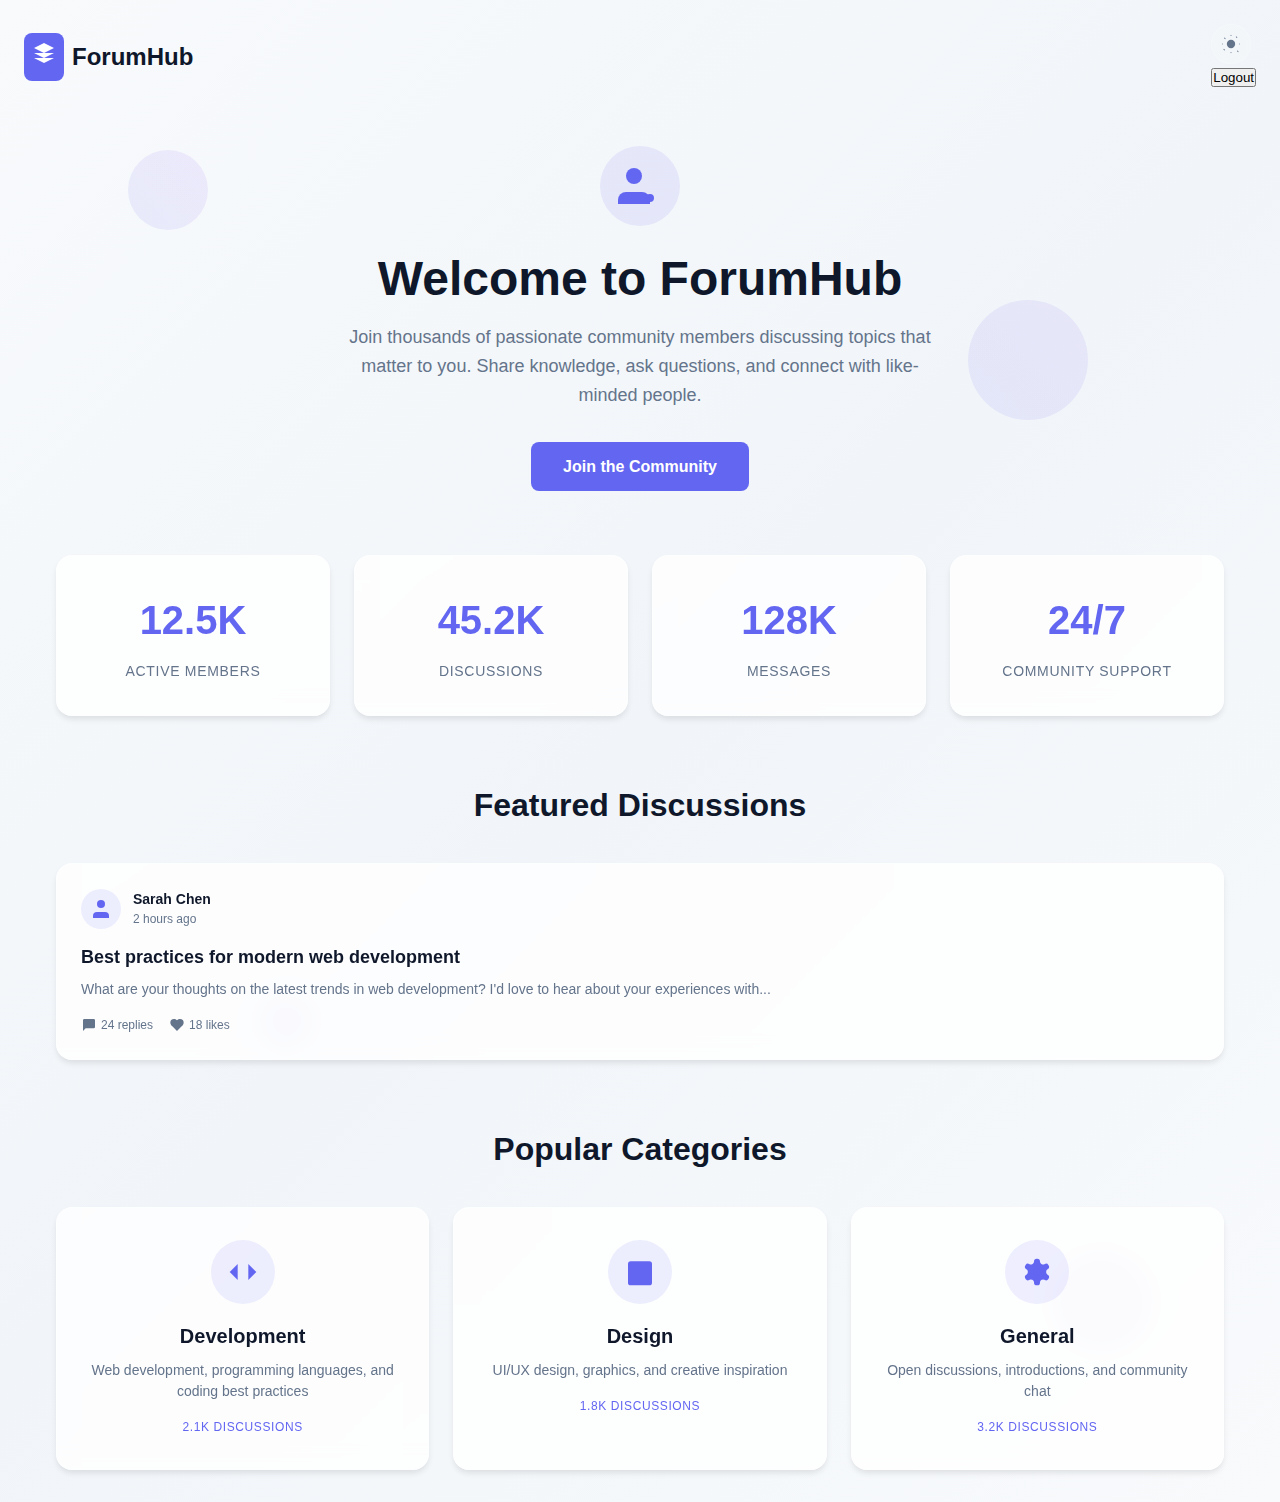
<file: templates/home.html>
<!DOCTYPE html>
<html lang="en">
<head>
    <meta charset="UTF-8">
    <meta name="viewport" content="width=device-width, initial-scale=1.0">
    <title>Forum Community - Home</title>
    <link rel="stylesheet" href="/static/styles.css">
</head>
<body>
    <div class="container">
        <!-- Floating background shapes -->
        <div class="floating-shapes">
            <div class="shape shape-1"></div>
            <div class="shape shape-2"></div>
            <div class="shape shape-3"></div>
            <div class="shape shape-4"></div>
        </div>

        <!-- Header -->
        <header class="header">
            <div class="logo-container">
                <div class="logo-icon">
                    <svg width="24" height="24" viewBox="0 0 24 24" fill="currentColor">
                        <path d="M12 2L2 7l10 5 10-5-10-5zM2 17l10 5 10-5M2 12l10 5 10-5"/>
                    </svg>
                </div>
                <span class="logo-text">ForumHub</span>
            </div>
            <div class="header-actions">
                <button class="dark-mode-toggle" onclick="toggleDarkMode()">
                    <svg class="sun-icon" width="20" height="20" viewBox="0 0 24 24" fill="currentColor">
                        <circle cx="12" cy="12" r="5"/>
                        <path d="m12 1-1 1h2l-1-1zM12 23l-1-1h2l-1 1zM4.22 4.22l-.71.71 1.42 1.42.71-.71-.71-.71zM19.78 19.78l-.71.71 1.42 1.42.71-.71-.71-.71zM1 12l1-1v2l-1-1zM23 12l-1-1v2l1-1zM4.22 19.78l.71-.71-1.42-1.42-.71.71.71.71zM19.78 4.22l-.71.71-1.42-1.42.71-.71.71.71z"/>
                    </svg>
                    <svg class="moon-icon" width="20" height="20" viewBox="0 0 24 24" fill="currentColor">
                        <path d="M21 12.79A9 9 0 1 1 11.21 3 7 7 0 0 0 21 12.79z"/>
                    </svg>
                </button>
                <!-- Logout Button -->
                <form method="post" action="/logout" style="display:inline;">
                    <button type="submit" class="logout-btn">Logout</button>
                </form>
            </div>
        </header>

        <!-- Main content -->
        <main class="home-main">
            <!-- Hero section -->
            <section class="hero-section">
                <div class="hero-content">
                    <div class="hero-icon">
                        <svg width="48" height="48" viewBox="0 0 24 24" fill="currentColor">
                            <path d="M17 21v-2a4 4 0 0 0-4-4H5a4 4 0 0 0-4 4v2"/>
                            <circle cx="9" cy="7" r="4"/>
                            <path d="m22 21-3-3m0 0a2 2 0 1 1-4 0 2 2 0 0 1 4 0z"/>
                        </svg>
                    </div>
                    <h1 class="hero-title">Welcome to ForumHub</h1>
                    <p class="hero-description">Join thousands of passionate community members discussing topics that matter to you. Share knowledge, ask questions, and connect with like-minded people.</p>
                    <div class="hero-actions">
                        <a href="/login" class="cta-btn primary">Join the Community</a>
                    </div>
                </div>
            </section>

            <!-- Stats section -->
            <section class="stats-section">
                <div class="stats-grid">
                    <div class="stat-card">
                        <div class="stat-number">12.5K</div>
                        <div class="stat-label">Active Members</div>
                    </div>
                    <div class="stat-card">
                        <div class="stat-number">45.2K</div>
                        <div class="stat-label">Discussions</div>
                    </div>
                    <div class="stat-card">
                        <div class="stat-number">128K</div>
                        <div class="stat-label">Messages</div>
                    </div>
                    <div class="stat-card">
                        <div class="stat-number">24/7</div>
                        <div class="stat-label">Community Support</div>
                    </div>
                </div>
            </section>

            <!-- Featured discussions -->
            <section class="featured-section">
                <h2 class="section-title">Featured Discussions</h2>
                <div class="discussions-grid">
                    <!-- Example Discussion Card -->
                    <article class="discussion-card">
                        <div class="discussion-header">
                            <div class="discussion-avatar">
                                <svg width="24" height="24" viewBox="0 0 24 24" fill="currentColor">
                                    <path d="M20 21v-2a4 4 0 0 0-4-4H8a4 4 0 0 0-4 4v2"/>
                                    <circle cx="12" cy="7" r="4"/>
                                </svg>
                            </div>
                            <div class="discussion-meta">
                                <span class="discussion-author">Sarah Chen</span>
                                <span class="discussion-time">2 hours ago</span>
                            </div>
                        </div>
                        <h3 class="discussion-title">Best practices for modern web development</h3>
                        <p class="discussion-excerpt">What are your thoughts on the latest trends in web development? I'd love to hear about your experiences with...</p>
                        <div class="discussion-stats">
                            <span class="stat-item">
                                <svg width="16" height="16" viewBox="0 0 24 24" fill="currentColor">
                                    <path d="M21 15a2 2 0 0 1-2 2H7l-4 4V5a2 2 0 0 1 2-2h14a2 2 0 0 1 2 2z"/>
                                </svg>
                                24 replies
                            </span>
                            <span class="stat-item">
                                <svg width="16" height="16" viewBox="0 0 24 24" fill="currentColor">
                                    <path d="M19 14c1.49-1.46 3-3.21 3-5.5A5.5 5.5 0 0 0 16.5 3c-1.76 0-3 .5-4.5 2-1.5-1.5-2.74-2-4.5-2A5.5 5.5 0 0 0 2 8.5c0 2.29 1.51 4.04 3 5.5l7 7z"/>
                                </svg>
                                18 likes
                            </span>
                        </div>
                    </article>
                    <!-- more discussion cards... -->
                </div>
            </section>

            <!-- Categories section -->
            <section class="categories-section">
                <h2 class="section-title">Popular Categories</h2>
                <div class="categories-grid">
                    <div class="category-card">
                        <div class="category-icon">
                            <svg width="32" height="32" viewBox="0 0 24 24" fill="currentColor">
                                <polyline points="16 18 22 12 16 6"/>
                                <polyline points="8 6 2 12 8 18"/>
                            </svg>
                        </div>
                        <h3 class="category-title">Development</h3>
                        <p class="category-description">Web development, programming languages, and coding best practices</p>
                        <div class="category-stats">2.1K discussions</div>
                    </div>

                    <div class="category-card">
                        <div class="category-icon">
                            <svg width="32" height="32" viewBox="0 0 24 24" fill="currentColor">
                                <rect width="18" height="18" x="3" y="4" rx="2" ry="2"/>
                                <line x1="16" x2="16" y1="2" y2="6"/>
                                <line x1="8" x2="8" y1="2" y2="6"/>
                                <line x1="3" x2="21" y1="10" y2="10"/>
                            </svg>
                        </div>
                        <h3 class="category-title">Design</h3>
                        <p class="category-description">UI/UX design, graphics, and creative inspiration</p>
                        <div class="category-stats">1.8K discussions</div>
                    </div>

                    <div class="category-card">
                        <div class="category-icon">
                            <svg width="32" height="32" viewBox="0 0 24 24" fill="currentColor">
                                <path d="M12.22 2h-.44a2 2 0 0 0-2 2v.18a2 2 0 0 1-1 1.73l-.43.25a2 2 0 0 1-2 0l-.15-.08a2 2 0 0 0-2.73.73l-.22.38a2 2 0 0 0 .73 2.73l.15.1a2 2 0 0 1 1 1.72v.51a2 2 0 0 1-1 1.74l-.15.09a2 2 0 0 0-.73 2.73l.22.38a2 2 0 0 0 2.73.73l.15-.08a2 2 0 0 1 2 0l.43.25a2 2 0 0 1 1 1.73V20a2 2 0 0 0 2 2h.44a2 2 0 0 0 2-2v-.18a2 2 0 0 1 1-1.73l.43-.25a2 2 0 0 1 2 0l.15.08a2 2 0 0 0 2.73-.73l.22-.39a2 2 0 0 0-.73-2.73l-.15-.08a2 2 0 0 1-1-1.74v-.5a2 2 0 0 1 1-1.74l.15-.09a2 2 0 0 0 .73-2.73l-.22-.38a2 2 0 0 0-2.73-.73l-.15.08a2 2 0 0 1-2 0l-.43-.25a2 2 0 0 1-1-1.73V4a2 2 0 0 0-2-2z"/>
                                <circle cx="12" cy="12" r="3"/>
                            </svg>
                        </div>
                        <h3 class="category-title">General</h3>
                        <p class="category-description">Open discussions, introductions, and community chat</p>
                        <div class="category-stats">3.2K discussions</div>
                    </div>
                </div>
            </section>
        </main>
    </div>

    <script>
        function toggleDarkMode() {
            document.body.classList.toggle('dark-mode');
            localStorage.setItem('darkMode', document.body.classList.contains('dark-mode'));
        }

        // Load dark mode preference
        if (localStorage.getItem('darkMode') === 'true') {
            document.body.classList.add('dark-mode');
        }
    </script>
</body>
</html>
</file>
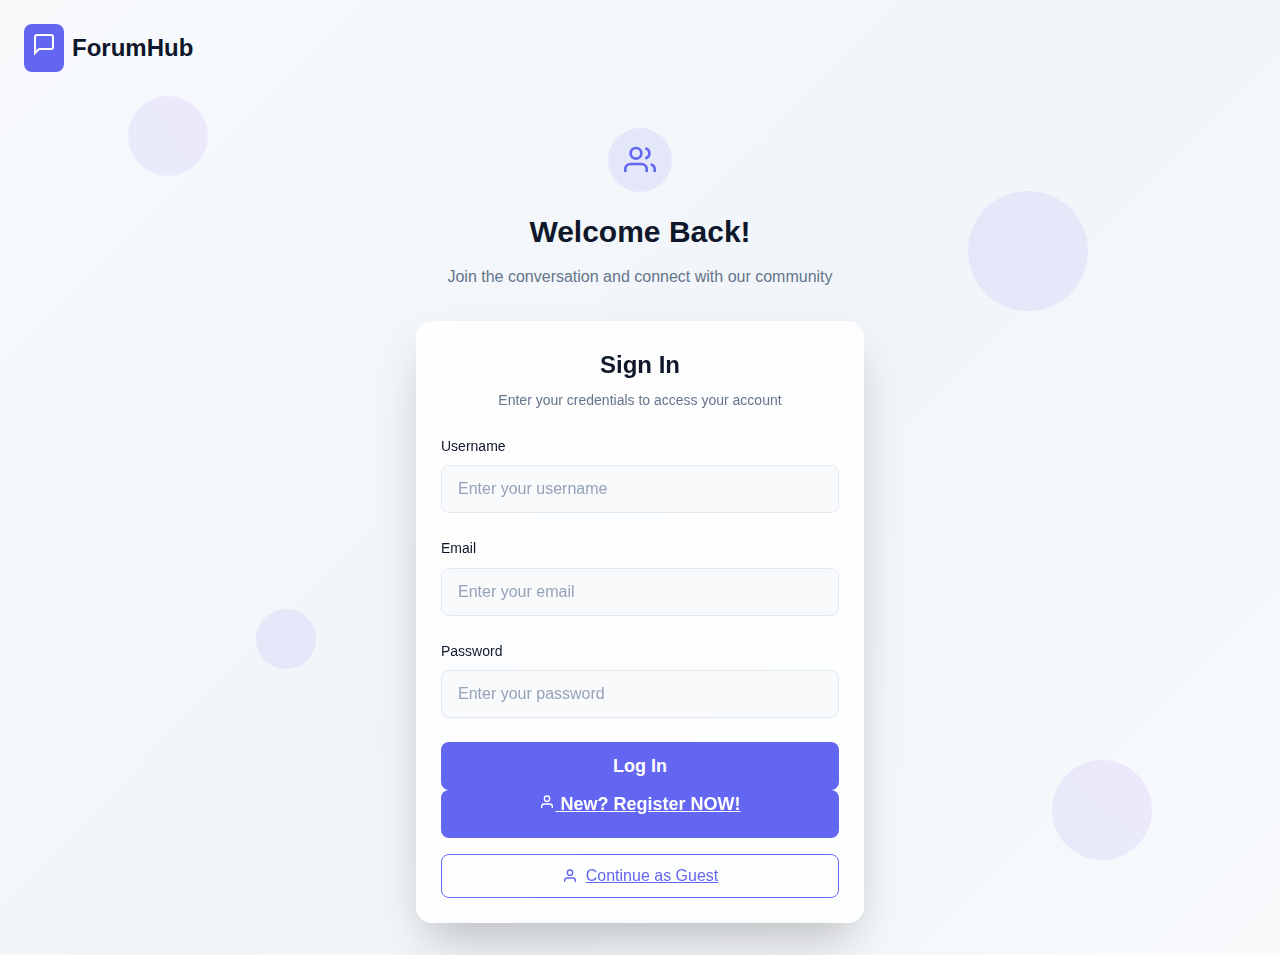
<file: templates/login.html>
<!DOCTYPE html>
<html lang="en">
<head>
    <meta charset="UTF-8">
    <meta name="viewport" content="width=device-width, initial-scale=1.0">
    <title>Forum Community - Login</title>
    <link rel="stylesheet" href="/static/styles.css">
</head>
<body>
    <div class="container">
        <!-- Floating background shapes -->
        <div class="floating-shapes">
            <div class="shape shape-1"></div>
            <div class="shape shape-2"></div>
            <div class="shape shape-3"></div>
            <div class="shape shape-4"></div>
        </div>

        <!-- Header -->
        <header class="header">
            <div class="logo-container">
                <div class="logo-icon">
                    <svg width="24" height="24" viewBox="0 0 24 24" fill="none" stroke="currentColor" stroke-width="2">
                        <path d="M21 15a2 2 0 0 1-2 2H7l-4 4V5a2 2 0 0 1 2-2h14a2 2 0 0 1 2 2z"/>
                    </svg>
                </div>
                <h1 class="logo-text">ForumHub</h1>
            </div>
        </header>

        <!-- Main content -->
        <main class="main-content">
            <div class="login-wrapper">
                <!-- Welcome section -->
                <div class="welcome-section">
                    <div class="welcome-icon">
                        <svg width="32" height="32" viewBox="0 0 24 24" fill="none" stroke="currentColor" stroke-width="2">
                            <path d="M17 21v-2a4 4 0 0 0-4-4H5a4 4 0 0 0-4 4v2"/>
                            <circle cx="9" cy="7" r="4"/>
                            <path d="M23 21v-2a4 4 0 0 0-3-3.87"/>
                            <path d="M16 3.13a4 4 0 0 1 0 7.75"/>
                        </svg>
                    </div>
                    <h2 class="welcome-title">Welcome Back!</h2>
                    <p class="welcome-description">Join the conversation and connect with our community</p>
                </div>

                <!-- Login form -->
                <div class="login-card">
                    <div class="card-header">
                        <h3 class="card-title">Sign In</h3>
                        <p class="card-description">Enter your credentials to access your account</p>
                    </div>
                    
                    <div class="card-content">
                        <form class="login-form" action="/login" method="POST">
                            <!-- Username field -->
                            <div class="form-group">
                                <label for="username" class="form-label">Username</label>
                                <input 
                                    type="text" 
                                    id="username" 
                                    name="username" 
                                    class="form-input" 
                                    placeholder="Enter your username" 
                                    required
                                >
                            </div>

                            <!-- Email field -->
                            <div class="form-group">
                                <label for="email" class="form-label">Email</label>
                                <input 
                                    type="email" 
                                    id="email" 
                                    name="email" 
                                    class="form-input" 
                                    placeholder="Enter your email" 
                                    required
                                >
                            </div>

                            <!-- Password field -->
                            <div class="form-group">
                                <label for="password" class="form-label">Password</label>
                                <input 
                                    type="password" 
                                    id="password" 
                                    name="password" 
                                    class="form-input" 
                                    placeholder="Enter your password" 
                                    required
                                >
                            </div>

                            <!-- Submit button -->
                            <button type="submit" class="submit-btn">
                                Log In
                            </button>
                        </form>

                        <!-- Continue as guest button -->
                        <div class="form-footer">

                            <a href="/register" class="register-btn">
                                <svg class="guest-icon" width="16" height="16" viewBox="0 0 24 24" fill="none" stroke="currentColor" stroke-width="2">
                                    <path d="M20 21v-2a4 4 0 0 0-4-4H8a4 4 0 0 0-4 4v2"/>
                                    <circle cx="12" cy="7" r="4"/>
                                </svg>
                                New? Register NOW!
                            </a>

                            <a href="/guest" class="guest-btn">
                                <svg class="guest-icon" width="16" height="16" viewBox="0 0 24 24" fill="none" stroke="currentColor" stroke-width="2">
                                    <path d="M20 21v-2a4 4 0 0 0-4-4H8a4 4 0 0 0-4 4v2"/>
                                    <circle cx="12" cy="7" r="4"/>
                                </svg>
                                Continue as Guest
                            </a>
                        </div>
                    </div>
                </div>

            </div>
        </main>
    </div>
</body>
</html>
</file>
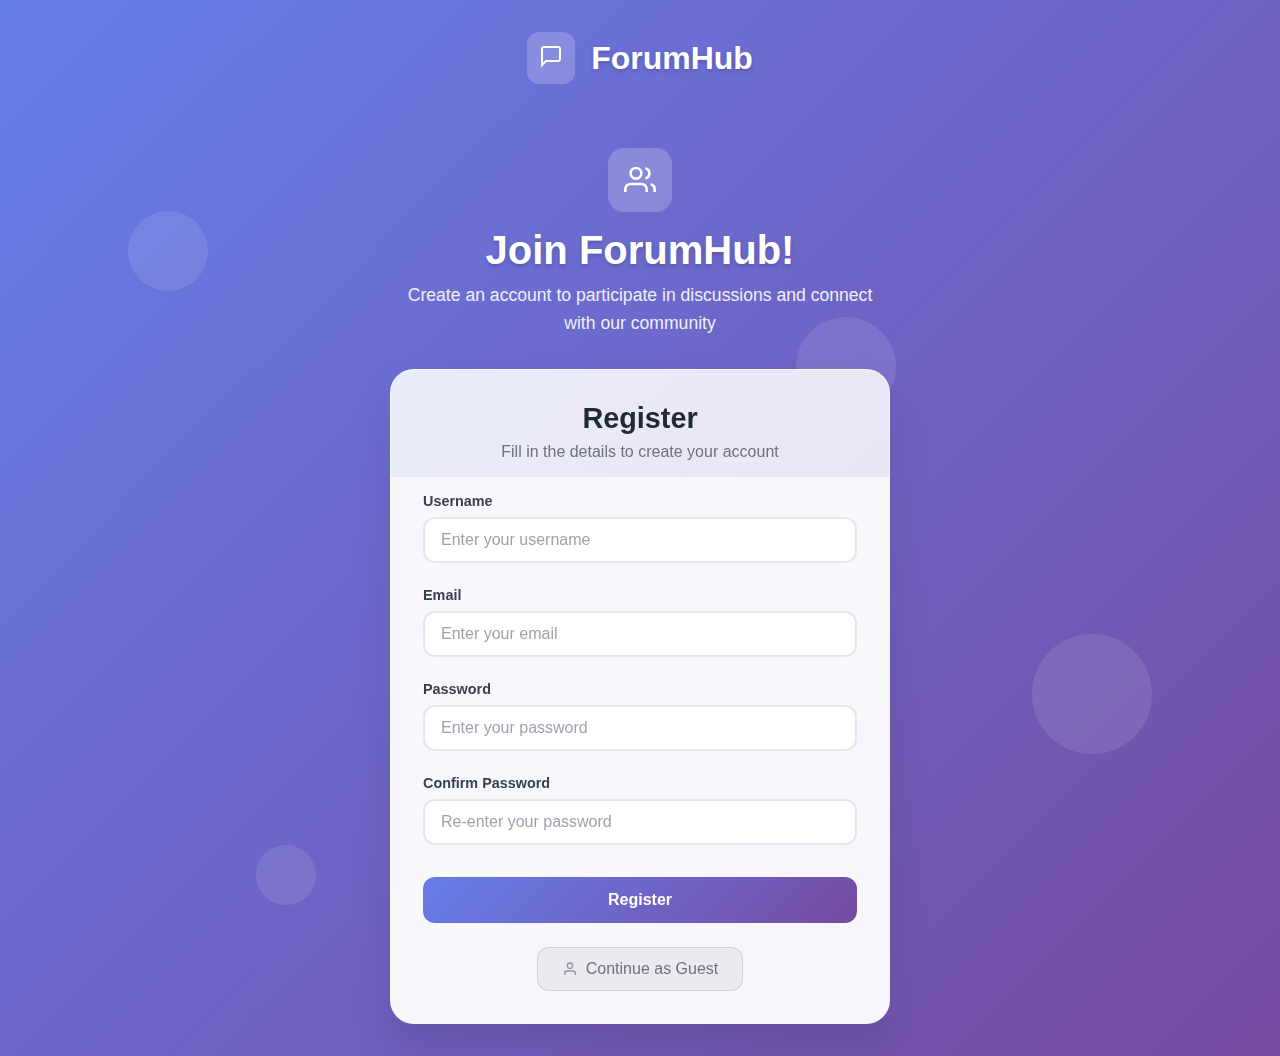
<file: templates/register.html>
<!DOCTYPE html>
<html lang="en">
<head>
    <meta charset="UTF-8">
    <meta name="viewport" content="width=device-width, initial-scale=1.0">
    <title>Forum Community - Register</title>
    <style>
        * {
            margin: 0;
            padding: 0;
            box-sizing: border-box;
        }

        body {
            font-family: -apple-system, BlinkMacSystemFont, 'Segoe UI', Roboto, sans-serif;
            background: linear-gradient(135deg, #667eea 0%, #764ba2 100%);
            min-height: 100vh;
            overflow-x: hidden;
        }

        .container {
            position: relative;
            min-height: 100vh;
            display: flex;
            flex-direction: column;
        }

        /* Floating background shapes */
        .floating-shapes {
            position: absolute;
            top: 0;
            left: 0;
            width: 100%;
            height: 100%;
            overflow: hidden;
            z-index: 0;
        }

        .shape {
            position: absolute;
            border-radius: 50%;
            background: rgba(255, 255, 255, 0.1);
            animation: float 20s infinite ease-in-out;
        }

        .shape-1 {
            width: 80px;
            height: 80px;
            top: 20%;
            left: 10%;
            animation-delay: 0s;
        }

        .shape-2 {
            width: 120px;
            height: 120px;
            top: 60%;
            right: 10%;
            animation-delay: -5s;
        }

        .shape-3 {
            width: 60px;
            height: 60px;
            top: 80%;
            left: 20%;
            animation-delay: -10s;
        }

        .shape-4 {
            width: 100px;
            height: 100px;
            top: 30%;
            right: 30%;
            animation-delay: -15s;
        }

        @keyframes float {
            0%, 100% {
                transform: translateY(0px) rotate(0deg);
            }
            33% {
                transform: translateY(-30px) rotate(120deg);
            }
            66% {
                transform: translateY(20px) rotate(240deg);
            }
        }

        /* Header */
        .header {
            position: relative;
            z-index: 10;
            padding: 2rem;
            text-align: center;
        }

        .logo-container {
            display: flex;
            align-items: center;
            justify-content: center;
            gap: 1rem;
        }

        .logo-icon {
            color: white;
            background: rgba(255, 255, 255, 0.2);
            padding: 0.75rem;
            border-radius: 12px;
            backdrop-filter: blur(10px);
        }

        .logo-text {
            color: white;
            font-size: 2rem;
            font-weight: 700;
            text-shadow: 0 2px 4px rgba(0, 0, 0, 0.2);
        }

        /* Main content */
        .main-content {
            flex: 1;
            display: flex;
            align-items: center;
            justify-content: center;
            padding: 2rem;
            position: relative;
            z-index: 10;
        }

        .login-wrapper {
            width: 100%;
            max-width: 500px;
            display: flex;
            flex-direction: column;
            gap: 2rem;
        }

        /* Welcome section */
        .welcome-section {
            text-align: center;
            color: white;
        }

        .welcome-icon {
            display: inline-flex;
            padding: 1rem;
            background: rgba(255, 255, 255, 0.2);
            border-radius: 16px;
            backdrop-filter: blur(10px);
            margin-bottom: 1rem;
        }

        .welcome-title {
            font-size: 2.5rem;
            font-weight: 700;
            margin-bottom: 0.5rem;
            text-shadow: 0 2px 4px rgba(0, 0, 0, 0.2);
        }

        .welcome-description {
            font-size: 1.1rem;
            opacity: 0.9;
            line-height: 1.6;
        }

        /* Login card */
        .login-card {
            background: rgba(255, 255, 255, 0.95);
            backdrop-filter: blur(20px);
            border-radius: 24px;
            box-shadow: 0 20px 40px rgba(0, 0, 0, 0.1);
            overflow: hidden;
            border: 1px solid rgba(255, 255, 255, 0.2);
        }

        .card-header {
            padding: 2rem 2rem 1rem 2rem;
            text-align: center;
            background: linear-gradient(135deg, rgba(102, 126, 234, 0.1), rgba(118, 75, 162, 0.1));
        }

        .card-title {
            font-size: 1.8rem;
            font-weight: 700;
            color: #1f2937;
            margin-bottom: 0.5rem;
        }

        .card-description {
            color: #6b7280;
            font-size: 1rem;
        }

        .card-content {
            padding: 1rem 2rem 2rem 2rem;
        }

        /* Form styles */
        .login-form {
            display: flex;
            flex-direction: column;
            gap: 1.5rem;
        }

        .form-group {
            display: flex;
            flex-direction: column;
            gap: 0.5rem;
        }

        .form-label {
            font-weight: 600;
            color: #374151;
            font-size: 0.9rem;
        }

        .form-input {
            padding: 0.75rem 1rem;
            border: 2px solid #e5e7eb;
            border-radius: 12px;
            font-size: 1rem;
            transition: all 0.2s ease;
            background: white;
        }

        .form-input:focus {
            outline: none;
            border-color: #667eea;
            box-shadow: 0 0 0 3px rgba(102, 126, 234, 0.1);
        }

        .form-input::placeholder {
            color: #9ca3af;
        }

        .submit-btn {
            padding: 0.875rem 1.5rem;
            background: linear-gradient(135deg, #667eea 0%, #764ba2 100%);
            color: white;
            border: none;
            border-radius: 12px;
            font-size: 1rem;
            font-weight: 600;
            cursor: pointer;
            transition: all 0.2s ease;
            margin-top: 0.5rem;
        }

        .submit-btn:hover {
            transform: translateY(-1px);
            box-shadow: 0 10px 20px rgba(102, 126, 234, 0.3);
        }

        .submit-btn:active {
            transform: translateY(0);
        }

        /* Form footer */
        .form-footer {
            margin-top: 1.5rem;
            text-align: center;
        }

        .guest-btn {
            display: inline-flex;
            align-items: center;
            gap: 0.5rem;
            padding: 0.75rem 1.5rem;
            background: rgba(107, 114, 128, 0.1);
            color: #6b7280;
            text-decoration: none;
            border-radius: 12px;
            font-weight: 500;
            transition: all 0.2s ease;
            border: 1px solid rgba(107, 114, 128, 0.2);
        }

        .guest-btn:hover {
            background: rgba(107, 114, 128, 0.15);
            transform: translateY(-1px);
        }

        .guest-icon {
            opacity: 0.7;
        }

        /* Responsive design */
        @media (max-width: 768px) {
            .header {
                padding: 1.5rem 1rem;
            }

            .logo-text {
                font-size: 1.5rem;
            }

            .main-content {
                padding: 1rem;
            }

            .welcome-title {
                font-size: 2rem;
            }

            .welcome-description {
                font-size: 1rem;
            }

            .card-header {
                padding: 1.5rem 1.5rem 1rem 1.5rem;
            }

            .card-content {
                padding: 1rem 1.5rem 1.5rem 1.5rem;
            }

            .card-title {
                font-size: 1.5rem;
            }
        }
    </style>
</head>
<body>
    <div class="container">
        <!-- Floating background shapes -->
        <div class="floating-shapes">
            <div class="shape shape-1"></div>
            <div class="shape shape-2"></div>
            <div class="shape shape-3"></div>
            <div class="shape shape-4"></div>
        </div>

        <!-- Header -->
        <header class="header">
            <div class="logo-container">
                <div class="logo-icon">
                    <svg width="24" height="24" viewBox="0 0 24 24" fill="none" stroke="currentColor" stroke-width="2">
                        <path d="M21 15a2 2 0 0 1-2 2H7l-4 4V5a2 2 0 0 1 2-2h14a2 2 0 0 1 2 2z"/>
                    </svg>
                </div>
                <h1 class="logo-text">ForumHub</h1>
            </div>
        </header>

        <!-- Main content -->
        <main class="main-content">
            <div class="login-wrapper">
                <!-- Welcome section -->
                <div class="welcome-section">
                    <div class="welcome-icon">
                        <svg width="32" height="32" viewBox="0 0 24 24" fill="none" stroke="currentColor" stroke-width="2">
                            <path d="M17 21v-2a4 4 0 0 0-4-4H5a4 4 0 0 0-4 4v2"/>
                            <circle cx="9" cy="7" r="4"/>
                            <path d="M23 21v-2a4 4 0 0 0-3-3.87"/>
                            <path d="M16 3.13a4 4 0 0 1 0 7.75"/>
                        </svg>
                    </div>
                    <h2 class="welcome-title">Join ForumHub!</h2>
                    <p class="welcome-description">Create an account to participate in discussions and connect with our community</p>
                </div>

                <!-- Register form -->
                <div class="login-card">
                    <div class="card-header">
                        <h3 class="card-title">Register</h3>
                        <p class="card-description">Fill in the details to create your account</p>
                    </div>
                    
                    <div class="card-content">
                        <form class="login-form" action="/register" method="POST" onsubmit="handleSubmit(event)">
                            <!-- Username field -->
                            <div class="form-group">
                                <label for="username" class="form-label">Username</label>
                                <input 
                                    type="text" 
                                    id="username" 
                                    name="username" 
                                    class="form-input" 
                                    placeholder="Enter your username" 
                                    required
                                >
                            </div>

                            <!-- Email field -->
                            <div class="form-group">
                                <label for="email" class="form-label">Email</label>
                                <input 
                                    type="email" 
                                    id="email" 
                                    name="email" 
                                    class="form-input" 
                                    placeholder="Enter your email" 
                                    required
                                >
                            </div>

                            <!-- Password field -->
                            <div class="form-group">
                                <label for="password" class="form-label">Password</label>
                                <input 
                                    type="password" 
                                    id="password" 
                                    name="password" 
                                    class="form-input" 
                                    placeholder="Enter your password" 
                                    required
                                >
                            </div>

                            <!-- Confirm Password field -->
                            <div class="form-group">
                                <label for="confirm_password" class="form-label">Confirm Password</label>
                                <input 
                                    type="password" 
                                    id="confirm_password" 
                                    name="confirm_password" 
                                    class="form-input" 
                                    placeholder="Re-enter your password" 
                                    required
                                >
                            </div>

                            <!-- Submit button -->
                            <button type="submit" class="submit-btn">
                                Register
                            </button>
                        </form>

                        <!-- Continue as guest button -->
                        <div class="form-footer">
                            <a href="#" class="guest-btn" onclick="handleGuest(event)">
                                <svg class="guest-icon" width="16" height="16" viewBox="0 0 24 24" fill="none" stroke="currentColor" stroke-width="2">
                                    <path d="M20 21v-2a4 4 0 0 0-4-4H8a4 4 0 0 0-4 4v2"/>
                                    <circle cx="12" cy="7" r="4"/>
                                </svg>
                                Continue as Guest
                            </a>
                        </div>
                    </div>
                </div>

            </div>
        </main>
    </div>
</body>
</html>
</file>
<file: static/styles.css>
/* Reset and base styles */
* {
  margin: 0;
  padding: 0;
  box-sizing: border-box;
}

body {
  font-family: -apple-system, BlinkMacSystemFont, "Segoe UI", Roboto, "Helvetica Neue", Arial, sans-serif;
  line-height: 1.6;
  color: #0f172a;
  background: linear-gradient(135deg, #f8fafc 0%, #f1f5f9 50%, #f8fafc 100%);
  min-height: 100vh;
}

/* Container */
.container {
  min-height: 100vh;
  position: relative;
  overflow: hidden;
}

/* Floating background shapes */
.floating-shapes {
  position: absolute;
  top: 0;
  left: 0;
  width: 100%;
  height: 100%;
  pointer-events: none;
  z-index: 1;
}

.shape {
  position: absolute;
  border-radius: 50%;
  background: linear-gradient(45deg, #6366f1, #8b5cf6);
  opacity: 0.1;
  animation: float 6s ease-in-out infinite;
}

.shape-1 {
  width: 80px;
  height: 80px;
  top: 10%;
  left: 10%;
  animation-delay: 0s;
}

.shape-2 {
  width: 120px;
  height: 120px;
  top: 20%;
  right: 15%;
  animation-delay: 2s;
}

.shape-3 {
  width: 60px;
  height: 60px;
  bottom: 30%;
  left: 20%;
  animation-delay: 4s;
}

.shape-4 {
  width: 100px;
  height: 100px;
  bottom: 10%;
  right: 10%;
  animation-delay: 1s;
}

/* Header */
.header {
  position: relative;
  z-index: 10;
  padding: 1.5rem;
  animation: fadeInUp 0.8s ease-out;
  /* Added flex layout for header with space between logo and dark mode toggle */
  display: flex;
  justify-content: space-between;
  align-items: center;
}

.logo-container {
  display: flex;
  align-items: center;
  gap: 0.5rem;
}

.logo-icon {
  padding: 0.5rem;
  background: #6366f1;
  border-radius: 0.5rem;
  color: white;
  animation: pulseGlow 2s ease-in-out infinite;
}

.logo-text {
  font-size: 1.5rem;
  font-weight: 700;
  color: #0f172a;
}

/* Dark mode toggle button styles */
.dark-mode-toggle {
  position: relative;
  width: 2.5rem;
  height: 2.5rem;
  background: rgba(255, 255, 255, 0.1);
  border: 1px solid rgba(255, 255, 255, 0.2);
  border-radius: 50%;
  cursor: pointer;
  transition: all 0.3s ease;
  display: flex;
  align-items: center;
  justify-content: center;
  color: #64748b;
}

.dark-mode-toggle:hover {
  background: rgba(255, 255, 255, 0.2);
  transform: scale(1.05);
}

.moon-icon {
  display: none;
}

.dark-mode .sun-icon {
  display: none;
}

.dark-mode .moon-icon {
  display: block;
}

/* Main content */
.main-content {
  position: relative;
  z-index: 10;
  display: flex;
  align-items: center;
  justify-content: center;
  padding: 2rem 1rem;
  min-height: calc(100vh - 120px);
}

.login-wrapper {
  width: 100%;
  max-width: 28rem;
}

/* Welcome section */
.welcome-section {
  text-align: center;
  margin-bottom: 2rem;
  animation: fadeInUp 0.8s ease-out 0.2s both;
}

.welcome-icon {
  display: inline-flex;
  align-items: center;
  justify-content: center;
  width: 4rem;
  height: 4rem;
  background: rgba(99, 102, 241, 0.1);
  border-radius: 50%;
  margin-bottom: 1rem;
  color: #6366f1;
  animation: float 3s ease-in-out infinite;
}

.welcome-title {
  font-size: 1.875rem;
  font-weight: 700;
  color: #0f172a;
  margin-bottom: 0.5rem;
}

.welcome-description {
  color: #64748b;
  font-size: 1rem;
}

/* Login card */
.login-card {
  background: rgba(255, 255, 255, 0.8);
  backdrop-filter: blur(10px);
  border-radius: 1rem;
  box-shadow: 0 25px 50px -12px rgba(0, 0, 0, 0.25);
  border: 1px solid rgba(255, 255, 255, 0.2);
  animation: fadeInUp 0.8s ease-out 0.4s both;
}

.card-header {
  padding: 1.5rem 1.5rem 0;
  text-align: center;
}

.card-title {
  font-size: 1.5rem;
  font-weight: 700;
  color: #0f172a;
  margin-bottom: 0.25rem;
}

.card-description {
  color: #64748b;
  font-size: 0.875rem;
}

.card-content {
  padding: 1.5rem;
}

/* Form styles */
.login-form {
  display: flex;
  flex-direction: column;
  gap: 1.5rem;
}

.form-group {
  display: flex;
  flex-direction: column;
  gap: 0.5rem;
}

.form-label {
  font-size: 0.875rem;
  font-weight: 500;
  color: #0f172a;
}

.form-input {
  height: 3rem;
  padding: 0 1rem;
  background: #f8fafc;
  border: 1px solid #e2e8f0;
  border-radius: 0.5rem;
  font-size: 1rem;
  transition: all 0.2s ease;
}

.form-input:focus {
  outline: none;
  border-color: #6366f1;
  box-shadow: 0 0 0 3px rgba(99, 102, 241, 0.1);
  background: white;
}

.form-input::placeholder {
  color: #94a3b8;
}

/* Submit button */
.submit-btn {
  width: 100%;
  height: 3rem;
  background: #6366f1;
  color: white;
  border: none;
  border-radius: 0.5rem;
  font-size: 1.125rem;
  font-weight: 600;
  cursor: pointer;
  transition: all 0.2s ease;
}

.submit-btn:hover {
  background: #5855eb;
  transform: translateY(-1px);
  box-shadow: 0 10px 25px -5px rgba(99, 102, 241, 0.4);
}

.submit-btn:active {
  transform: translateY(0);
}

/* Submit button */
.register-btn {
  width: 100%;
  height: 3rem;
  background: #6366f1;
  color: white;
  border: none;
  border-radius: 0.5rem;
  font-size: 1.125rem;
  font-weight: 600;
  cursor: pointer;
  transition: all 0.2s ease;
}

.register-btn:hover {
  background: #5855eb;
  transform: translateY(-1px);
  box-shadow: 0 10px 25px -5px rgba(99, 102, 241, 0.4);
}

.register-btn:active {
  transform: translateY(0);
}

/* Guest button styles */
.guest-btn {
  width: 100%;
  height: 2.75rem;
  background: transparent;
  color: #6366f1;
  border: 1px solid #6366f1;
  border-radius: 0.5rem;
  font-size: 1rem;
  font-weight: 500;
  cursor: pointer;
  transition: all 0.2s ease;
  display: flex;
  align-items: center;
  justify-content: center;
  gap: 0.5rem;
}

.guest-btn:hover {
  background: #6366f1;
  color: white;
  transform: translateY(-1px);
  box-shadow: 0 4px 12px rgba(99, 102, 241, 0.3);
}

.guest-icon {
  width: 1rem;
  height: 1rem;
}

/* Form footer */
.form-footer {
  display: flex;
  flex-direction: column;
  gap: 1rem;
  text-align: center;
}

.forgot-password {
  color: #6366f1;
  text-decoration: none;
  font-size: 0.875rem;
  transition: color 0.2s ease;
}

.forgot-password:hover {
  color: #5855eb;
}

/* Divider */
.divider {
  position: relative;
  margin: 1rem 0;
}

.divider::before {
  content: "";
  position: absolute;
  top: 50%;
  left: 0;
  right: 0;
  height: 1px;
  background: #e2e8f0;
}

.divider-text {
  background: rgba(255, 255, 255, 0.8);
  padding: 0 1rem;
  font-size: 0.75rem;
  color: #64748b;
  text-transform: uppercase;
  letter-spacing: 0.05em;
}

/* Social buttons */
.social-buttons {
  display: grid;
  grid-template-columns: 1fr 1fr;
  gap: 1rem;
}

.social-btn {
  display: flex;
  align-items: center;
  justify-content: center;
  gap: 0.5rem;
  height: 2.5rem;
  background: transparent;
  border: 1px solid #e2e8f0;
  border-radius: 0.5rem;
  color: #64748b;
  font-size: 0.875rem;
  cursor: pointer;
  transition: all 0.2s ease;
}

.social-btn:hover {
  background: #f8fafc;
  border-color: #cbd5e1;
}

.social-icon {
  width: 1.25rem;
  height: 1.25rem;
}

/* Page footer */
.page-footer {
  text-align: center;
  margin-top: 2rem;
  animation: fadeInUp 0.8s ease-out 0.6s both;
}

.footer-text {
  font-size: 0.875rem;
  color: #64748b;
}

.create-account {
  color: #6366f1;
  text-decoration: none;
  font-weight: 500;
  transition: color 0.2s ease;
}

.create-account:hover {
  color: #5855eb;
}

/* Home page specific styles */

/* Home page main content */
.home-main {
  position: relative;
  z-index: 10;
  padding: 2rem 1rem;
  max-width: 1200px;
  margin: 0 auto;
}

/* Hero section */
.hero-section {
  text-align: center;
  margin-bottom: 4rem;
  animation: fadeInUp 0.8s ease-out;
}

.hero-content {
  max-width: 600px;
  margin: 0 auto;
}

.hero-icon {
  display: inline-flex;
  align-items: center;
  justify-content: center;
  width: 5rem;
  height: 5rem;
  background: rgba(99, 102, 241, 0.1);
  border-radius: 50%;
  margin-bottom: 1.5rem;
  color: #6366f1;
  animation: float 3s ease-in-out infinite;
}

.hero-title {
  font-size: 3rem;
  font-weight: 700;
  color: #0f172a;
  margin-bottom: 1rem;
  line-height: 1.2;
}

.hero-description {
  font-size: 1.125rem;
  color: #64748b;
  margin-bottom: 2rem;
  line-height: 1.6;
}

.hero-actions {
  display: flex;
  gap: 1rem;
  justify-content: center;
  flex-wrap: wrap;
}

.cta-btn {
  padding: 0.75rem 2rem;
  border-radius: 0.5rem;
  font-size: 1rem;
  font-weight: 600;
  text-decoration: none;
  border: none;
  cursor: pointer;
  transition: all 0.2s ease;
  display: inline-flex;
  align-items: center;
  justify-content: center;
}

.cta-btn.primary {
  background: #6366f1;
  color: white;
}

.cta-btn.primary:hover {
  background: #5855eb;
  transform: translateY(-2px);
  box-shadow: 0 10px 25px -5px rgba(99, 102, 241, 0.4);
}

.cta-btn.secondary {
  background: transparent;
  color: #6366f1;
  border: 1px solid #6366f1;
}

.cta-btn.secondary:hover {
  background: #6366f1;
  color: white;
  transform: translateY(-2px);
}

/* Stats section */
.stats-section {
  margin-bottom: 4rem;
  animation: fadeInUp 0.8s ease-out 0.2s both;
}

.stats-grid {
  display: grid;
  grid-template-columns: repeat(auto-fit, minmax(200px, 1fr));
  gap: 1.5rem;
}

.stat-card {
  background: rgba(255, 255, 255, 0.8);
  backdrop-filter: blur(10px);
  border-radius: 1rem;
  padding: 2rem 1.5rem;
  text-align: center;
  border: 1px solid rgba(255, 255, 255, 0.2);
  box-shadow: 0 4px 6px -1px rgba(0, 0, 0, 0.1);
  transition: transform 0.2s ease;
}

.stat-card:hover {
  transform: translateY(-4px);
}

.stat-number {
  font-size: 2.5rem;
  font-weight: 700;
  color: #6366f1;
  margin-bottom: 0.5rem;
}

.stat-label {
  font-size: 0.875rem;
  color: #64748b;
  text-transform: uppercase;
  letter-spacing: 0.05em;
}

/* Section titles */
.section-title {
  font-size: 2rem;
  font-weight: 700;
  color: #0f172a;
  text-align: center;
  margin-bottom: 2rem;
}

/* Featured discussions */
.featured-section {
  margin-bottom: 4rem;
  animation: fadeInUp 0.8s ease-out 0.4s both;
}

.discussions-grid {
  display: grid;
  grid-template-columns: repeat(auto-fit, minmax(350px, 1fr));
  gap: 1.5rem;
}

.discussion-card {
  background: rgba(255, 255, 255, 0.8);
  backdrop-filter: blur(10px);
  border-radius: 1rem;
  padding: 1.5rem;
  border: 1px solid rgba(255, 255, 255, 0.2);
  box-shadow: 0 4px 6px -1px rgba(0, 0, 0, 0.1);
  transition: all 0.2s ease;
}

.discussion-card:hover {
  transform: translateY(-4px);
  box-shadow: 0 10px 25px -5px rgba(0, 0, 0, 0.15);
}

.discussion-header {
  display: flex;
  align-items: center;
  gap: 0.75rem;
  margin-bottom: 1rem;
}

.discussion-avatar {
  width: 2.5rem;
  height: 2.5rem;
  background: rgba(99, 102, 241, 0.1);
  border-radius: 50%;
  display: flex;
  align-items: center;
  justify-content: center;
  color: #6366f1;
}

.discussion-meta {
  display: flex;
  flex-direction: column;
}

.discussion-author {
  font-weight: 600;
  color: #0f172a;
  font-size: 0.875rem;
}

.discussion-time {
  font-size: 0.75rem;
  color: #64748b;
}

.discussion-title {
  font-size: 1.125rem;
  font-weight: 600;
  color: #0f172a;
  margin-bottom: 0.5rem;
  line-height: 1.4;
}

.discussion-excerpt {
  color: #64748b;
  font-size: 0.875rem;
  line-height: 1.5;
  margin-bottom: 1rem;
}

.discussion-stats {
  display: flex;
  gap: 1rem;
}

.stat-item {
  display: flex;
  align-items: center;
  gap: 0.25rem;
  font-size: 0.75rem;
  color: #64748b;
}

/* Categories section */
.categories-section {
  animation: fadeInUp 0.8s ease-out 0.6s both;
}

.categories-grid {
  display: grid;
  grid-template-columns: repeat(auto-fit, minmax(280px, 1fr));
  gap: 1.5rem;
}

.category-card {
  background: rgba(255, 255, 255, 0.8);
  backdrop-filter: blur(10px);
  border-radius: 1rem;
  padding: 2rem;
  text-align: center;
  border: 1px solid rgba(255, 255, 255, 0.2);
  box-shadow: 0 4px 6px -1px rgba(0, 0, 0, 0.1);
  transition: all 0.2s ease;
}

.category-card:hover {
  transform: translateY(-4px);
  box-shadow: 0 10px 25px -5px rgba(0, 0, 0, 0.15);
}

.category-icon {
  display: inline-flex;
  align-items: center;
  justify-content: center;
  width: 4rem;
  height: 4rem;
  background: rgba(99, 102, 241, 0.1);
  border-radius: 50%;
  margin-bottom: 1rem;
  color: #6366f1;
}

.category-title {
  font-size: 1.25rem;
  font-weight: 600;
  color: #0f172a;
  margin-bottom: 0.5rem;
}

.category-description {
  color: #64748b;
  font-size: 0.875rem;
  line-height: 1.5;
  margin-bottom: 1rem;
}

.category-stats {
  font-size: 0.75rem;
  color: #6366f1;
  font-weight: 500;
  text-transform: uppercase;
  letter-spacing: 0.05em;
}

/* Dark mode styles for home page */
.dark-mode .hero-title,
.dark-mode .section-title,
.dark-mode .discussion-title,
.dark-mode .category-title,
.dark-mode .discussion-author {
  color: #f8fafc;
}

.dark-mode .hero-description,
.dark-mode .stat-label,
.dark-mode .discussion-time,
.dark-mode .discussion-excerpt,
.dark-mode .stat-item,
.dark-mode .category-description {
  color: #94a3b8;
}

.dark-mode .stat-card,
.dark-mode .discussion-card,
.dark-mode .category-card {
  background: rgba(30, 41, 59, 0.8);
  border-color: rgba(148, 163, 184, 0.2);
}

.dark-mode .cta-btn.secondary {
  border-color: #6366f1;
  color: #6366f1;
}

.dark-mode .cta-btn.secondary:hover {
  background: #6366f1;
  color: white;
}

/* Responsive adjustments for home page */
@media (max-width: 768px) {
  .hero-title {
    font-size: 2rem;
  }

  .hero-actions {
    flex-direction: column;
    align-items: center;
  }

  .cta-btn {
    width: 100%;
    max-width: 300px;
  }

  .discussions-grid,
  .categories-grid {
    grid-template-columns: 1fr;
  }

  .stats-grid {
    grid-template-columns: repeat(2, 1fr);
  }
}

@media (max-width: 480px) {
  .hero-title {
    font-size: 1.75rem;
  }

  .section-title {
    font-size: 1.5rem;
  }

  .stats-grid {
    grid-template-columns: 1fr;
  }

  .stat-card,
  .discussion-card,
  .category-card {
    padding: 1.5rem;
  }
}

/* Animations */
@keyframes fadeInUp {
  from {
    opacity: 0;
    transform: translateY(30px);
  }
  to {
    opacity: 1;
    transform: translateY(0);
  }
}

@keyframes float {
  0%,
  100% {
    transform: translateY(0px);
  }
  50% {
    transform: translateY(-20px);
  }
}

@keyframes pulseGlow {
  0%,
  100% {
    box-shadow: 0 0 0 0 rgba(99, 102, 241, 0.4);
  }
  50% {
    box-shadow: 0 0 0 10px rgba(99, 102, 241, 0);
  }
}

/* Responsive design */
@media (max-width: 640px) {
  .header {
    padding: 1rem;
  }

  .main-content {
    padding: 1rem;
  }

  .welcome-title {
    font-size: 1.5rem;
  }

  .card-content {
    padding: 1rem;
  }

  .social-buttons {
    grid-template-columns: 1fr;
  }
}

@media (max-width: 480px) {
  .welcome-icon {
    width: 3rem;
    height: 3rem;
  }

  .welcome-title {
    font-size: 1.25rem;
  }

  .card-title {
    font-size: 1.25rem;
  }

  .form-input,
  .submit-btn {
    height: 2.75rem;
  }
}

/* Dark mode support */
.dark-mode {
  background: linear-gradient(135deg, #0f172a 0%, #1e293b 50%, #0f172a 100%);
  color: #f8fafc;
}

.dark-mode .logo-text,
.dark-mode .welcome-title,
.dark-mode .card-title,
.dark-mode .form-label {
  color: #f8fafc;
}

.dark-mode .welcome-description,
.dark-mode .card-description,
.dark-mode .footer-text {
  color: #94a3b8;
}

.dark-mode .login-card {
  background: rgba(30, 41, 59, 0.8);
  border-color: rgba(148, 163, 184, 0.2);
}

.dark-mode .form-input {
  background: #1e293b;
  border-color: #334155;
  color: #f8fafc;
}

.dark-mode .form-input:focus {
  background: #334155;
  border-color: #6366f1;
}

.dark-mode .guest-btn {
  border-color: #6366f1;
  color: #6366f1;
}

.dark-mode .guest-btn:hover {
  background: #6366f1;
  color: white;
}

.dark-mode .dark-mode-toggle {
  background: rgba(30, 41, 59, 0.8);
  border-color: rgba(148, 163, 184, 0.2);
  color: #f8fafc;
}

.dark-mode .dark-mode-toggle:hover {
  background: rgba(30, 41, 59, 1);
}

.dark-mode .divider::before {
  background: #334155;
}

.dark-mode .divider-text {
  background: rgba(30, 41, 59, 0.8);
}
</file>
